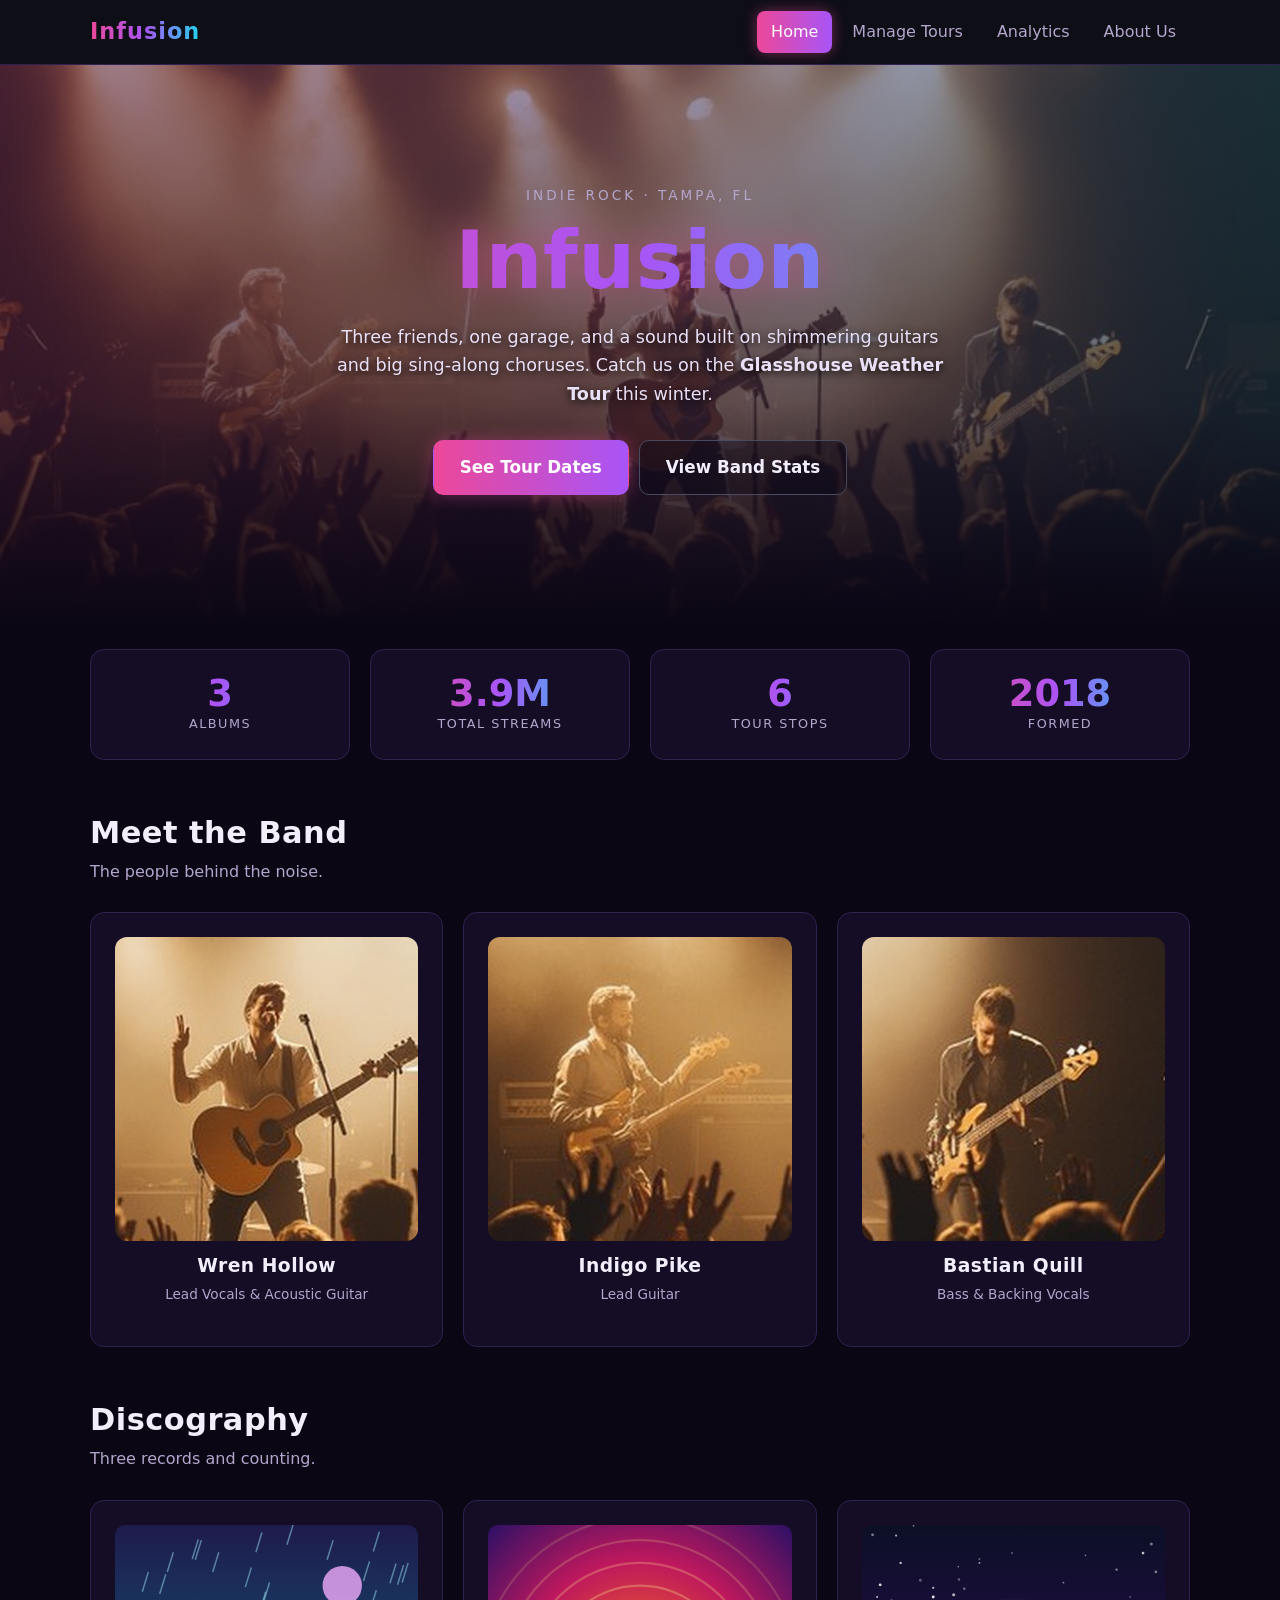
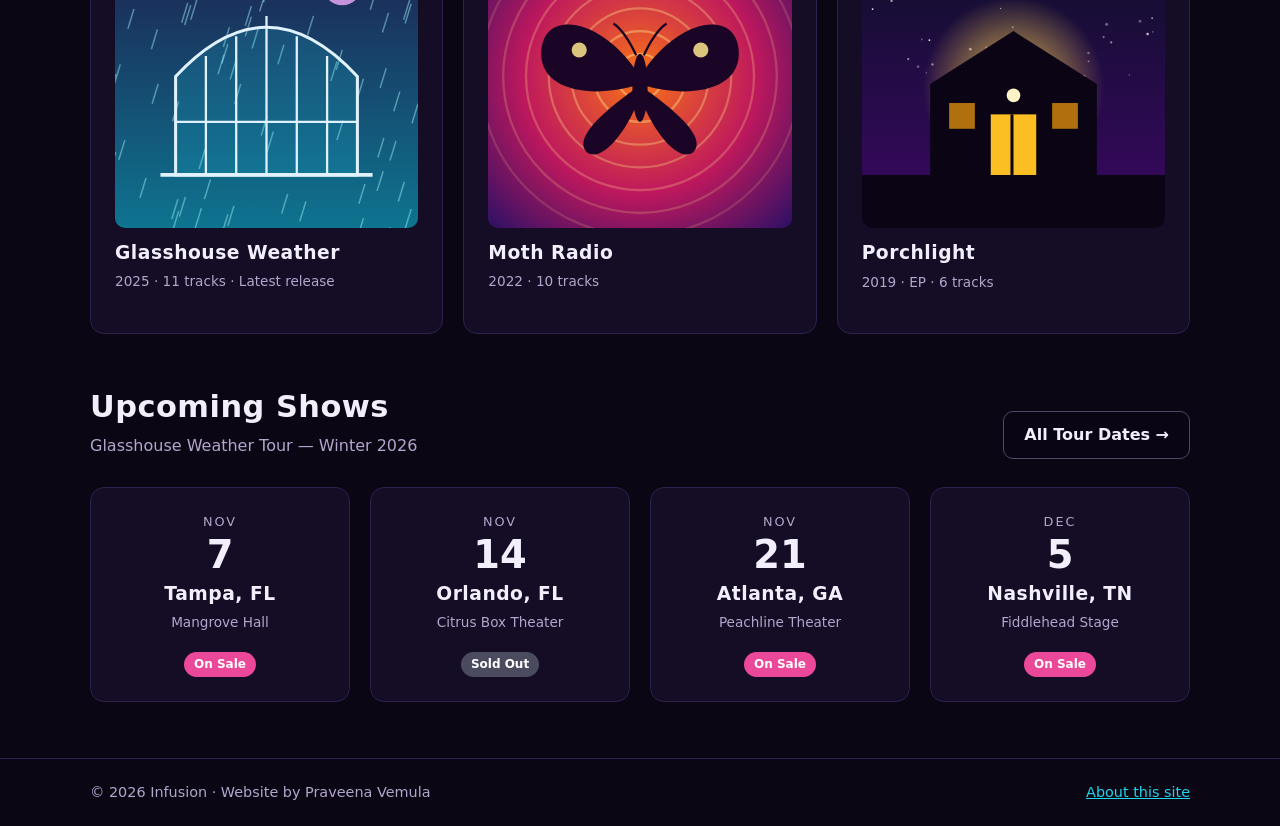
<file: index.html>
<!DOCTYPE html>
<html lang="en">
<head>
  <meta charset="UTF-8">
  <meta name="viewport" content="width=device-width, initial-scale=1">
  <meta name="author" content="Praveena Vemula">
  <meta name="description" content="Infusion, an indie rock band from Tampa, FL: members, albums and upcoming shows.">
  <title>Infusion | Home</title>
  <link rel="stylesheet" href="css/main.css">
</head>
<body>

  <nav class="site-nav">
    <div class="wrap">
      <a class="brand" href="index.html"><b>Infusion</b></a>
      <button class="menu-btn" aria-label="Open menu" aria-expanded="false">&#9776;</button>
      <ul class="menu">
        <li><a href="index.html">Home</a></li>
        <li><a href="managetours.html">Manage Tours</a></li>
        <li><a href="analytics.html">Analytics</a></li>
        <li><a href="aboutus.html">About Us</a></li>
      </ul>
    </div>
  </nav>

  <main>
    <header class="hero">
      <div class="wrap">
        <p class="eyebrow">Indie Rock &middot; Tampa, FL</p>
        <h1 class="neon-text">Infusion</h1>
        <p class="lead">Three friends, one garage, and a sound built on shimmering guitars and big sing-along choruses. Catch us on the <strong>Glasshouse Weather Tour</strong> this winter.</p>
        <div class="btn-row">
          <a href="managetours.html" class="btn btn-main btn-lg">See Tour Dates</a>
          <a href="analytics.html" class="btn btn-ghost btn-lg">View Band Stats</a>
        </div>
      </div>
    </header>

    <section class="section" style="padding-top:24px;">
      <div class="wrap grid cols-4">
        <div class="card stat"><div class="num">3</div><div class="label">Albums</div></div>
        <div class="card stat"><div class="num">3.9M</div><div class="label">Total Streams</div></div>
        <div class="card stat"><div class="num">6</div><div class="label">Tour Stops</div></div>
        <div class="card stat"><div class="num">2018</div><div class="label">Formed</div></div>
      </div>
    </section>

    <section class="section tight">
      <div class="wrap">
        <h2 class="section-title">Meet the Band</h2>
        <p class="section-sub">The people behind the noise.</p>
        <div class="grid cols-3 people">
          <div class="card hover center"><img class="portrait" src="img/member-vocals.jpg" alt="Wren Hollow singing with an acoustic guitar"><h3>Wren Hollow</h3><p class="muted small">Lead Vocals &amp; Acoustic Guitar</p></div>
          <div class="card hover center"><img class="portrait" src="img/member-guitar.jpg" alt="Indigo Pike playing electric guitar"><h3>Indigo Pike</h3><p class="muted small">Lead Guitar</p></div>
          <div class="card hover center"><img class="portrait" src="img/member-bass.jpg" alt="Bastian Quill playing bass guitar"><h3>Bastian Quill</h3><p class="muted small">Bass &amp; Backing Vocals</p></div>
        </div>
      </div>
    </section>

    <section class="section tight">
      <div class="wrap">
        <h2 class="section-title">Discography</h2>
        <p class="section-sub">Three records and counting.</p>
        <div class="grid cols-3">
          <div class="card hover"><img class="cover-img" src="img/album-glasshouse.svg" alt="Glasshouse Weather album cover"><h3>Glasshouse Weather</h3><p class="muted small">2025 &middot; 11 tracks &middot; Latest release</p></div>
          <div class="card hover"><img class="cover-img" src="img/album-moth.svg" alt="Moth Radio album cover"><h3>Moth Radio</h3><p class="muted small">2022 &middot; 10 tracks</p></div>
          <div class="card hover"><img class="cover-img" src="img/album-porchlight.svg" alt="Porchlight EP cover"><h3>Porchlight</h3><p class="muted small">2019 &middot; EP &middot; 6 tracks</p></div>
        </div>
      </div>
    </section>

    <section class="section tight">
      <div class="wrap">
        <div class="row-between">
          <div>
            <h2 class="section-title">Upcoming Shows</h2>
            <p class="section-sub">Glasshouse Weather Tour &mdash; Winter 2026</p>
          </div>
          <a href="managetours.html" class="btn btn-ghost" style="margin-bottom:1.75rem;">All Tour Dates &rarr;</a>
        </div>
        <div class="grid cols-4" id="upcoming-shows"></div>
      </div>
    </section>
  </main>

  <footer class="site-footer">
    <div class="wrap">
      <span>&copy; <span id="year"></span> Infusion &middot; Website by Praveena Vemula</span>
      <a href="aboutus.html">About this site</a>
    </div>
  </footer>

  <script src="js/data.js" defer></script>
  <script src="js/main.js" defer></script>
</body>
</html>
</file>
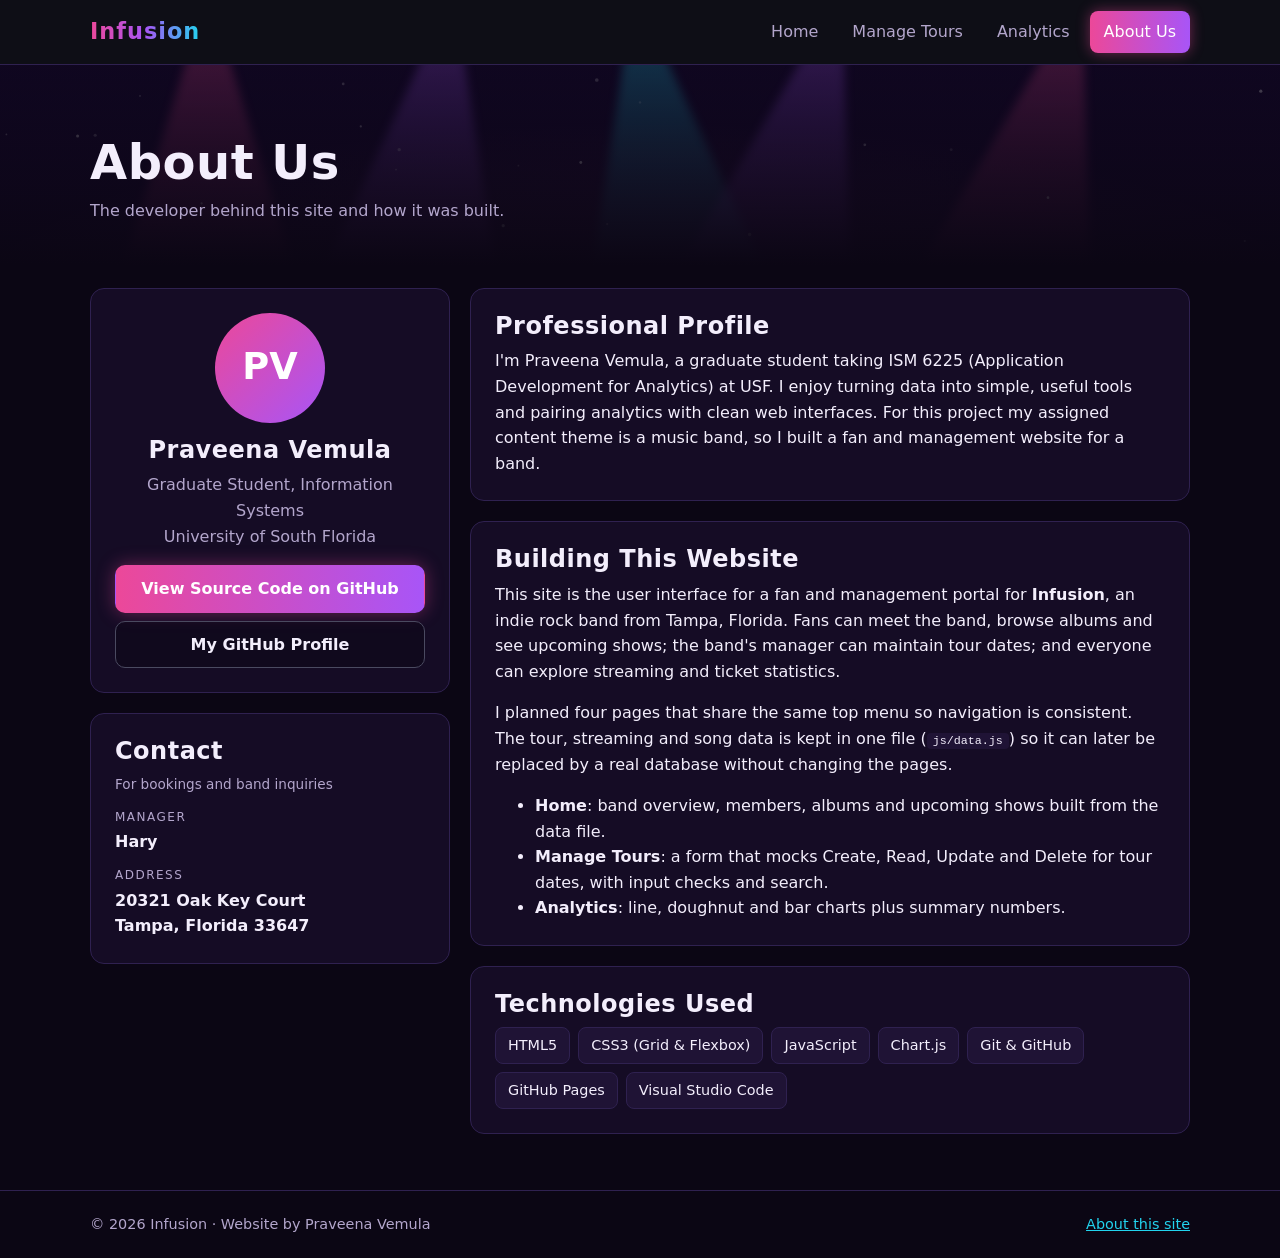
<file: aboutus.html>
<!DOCTYPE html>
<html lang="en">
<head>
  <meta charset="UTF-8">
  <meta name="viewport" content="width=device-width, initial-scale=1">
  <meta name="author" content="Praveena Vemula">
  <meta name="description" content="About Praveena Vemula, developer of Infusion website.">
  <title>Infusion | About Us</title>
  <link rel="stylesheet" href="css/main.css">
</head>
<body>

  <nav class="site-nav">
    <div class="wrap">
      <a class="brand" href="index.html"><b>Infusion</b></a>
      <button class="menu-btn" aria-label="Open menu" aria-expanded="false">&#9776;</button>
      <ul class="menu">
        <li><a href="index.html">Home</a></li>
        <li><a href="managetours.html">Manage Tours</a></li>
        <li><a href="analytics.html">Analytics</a></li>
        <li><a href="aboutus.html">About Us</a></li>
      </ul>
    </div>
  </nav>

  <main>
    <header class="page-head">
      <div class="wrap">
        <h1>About Us</h1>
        <p class="muted">The developer behind this site and how it was built.</p>
      </div>
    </header>

    <section class="section" style="padding-top:12px;">
      <div class="wrap grid split">

        <div>
          <div class="card center">
            <div class="avatar big">PV</div>
            <h2>Praveena Vemula</h2>
            <p class="muted">Graduate Student, Information Systems<br>University of South Florida</p>
            <a href="https://github.com/Praveenausf/infusion-music-band-U78766022" class="btn btn-main btn-block" target="_blank" rel="noopener">View Source Code on GitHub</a>
            <a href="https://github.com/Praveenausf" class="btn btn-ghost btn-block" style="margin-top:8px;" target="_blank" rel="noopener">My GitHub Profile</a>
          </div>

          <div class="card contact-card">
            <h2>Contact</h2>
            <p class="muted small" style="margin-bottom:12px;">For bookings and band inquiries</p>
            <dl class="contact-list">
              <dt>Manager</dt>
              <dd>Hary</dd>
              <dt>Address</dt>
              <dd><address>20321 Oak Key Court<br>Tampa, Florida 33647</address></dd>
            </dl>
          </div>
        </div>

        <div>
          <div class="card">
            <h2>Professional Profile</h2>
            <p style="margin:0;">I'm Praveena Vemula, a graduate student taking ISM 6225 (Application Development for Analytics) at USF. I enjoy turning data into simple, useful tools and pairing analytics with clean web interfaces. For this project my assigned content theme is a music band, so I built a fan and management website for a band.</p>
          </div>

          <div class="card">
            <h2>Building This Website</h2>
            <p>This site is the user interface for a fan and management portal for <strong>Infusion</strong>, an indie rock band from Tampa, Florida. Fans can meet the band, browse albums and see upcoming shows; the band's manager can maintain tour dates; and everyone can explore streaming and ticket statistics.</p>
            <p>I planned four pages that share the same top menu so navigation is consistent. The tour, streaming and song data is kept in one file (<code>js/data.js</code>) so it can later be replaced by a real database without changing the pages.</p>
            <ul style="margin:0;">
              <li><strong>Home</strong>: band overview, members, albums and upcoming shows built from the data file.</li>
              <li><strong>Manage Tours</strong>: a form that mocks Create, Read, Update and Delete for tour dates, with input checks and search.</li>
              <li><strong>Analytics</strong>: line, doughnut and bar charts plus summary numbers.</li>
            </ul>
          </div>

          <div class="card">
            <h2>Technologies Used</h2>
            <ul class="tech-list">
              <li>HTML5</li><li>CSS3 (Grid &amp; Flexbox)</li><li>JavaScript</li><li>Chart.js</li>
              <li>Git &amp; GitHub</li><li>GitHub Pages</li><li>Visual Studio Code</li>
            </ul>
          </div>
        </div>
      </div>
    </section>
  </main>

  <footer class="site-footer">
    <div class="wrap">
      <span>&copy; <span id="year"></span> Infusion &middot; Website by Praveena Vemula</span>
      <a href="aboutus.html">About this site</a>
    </div>
  </footer>

  <script src="js/main.js" defer></script>
</body>
</html>
</file>
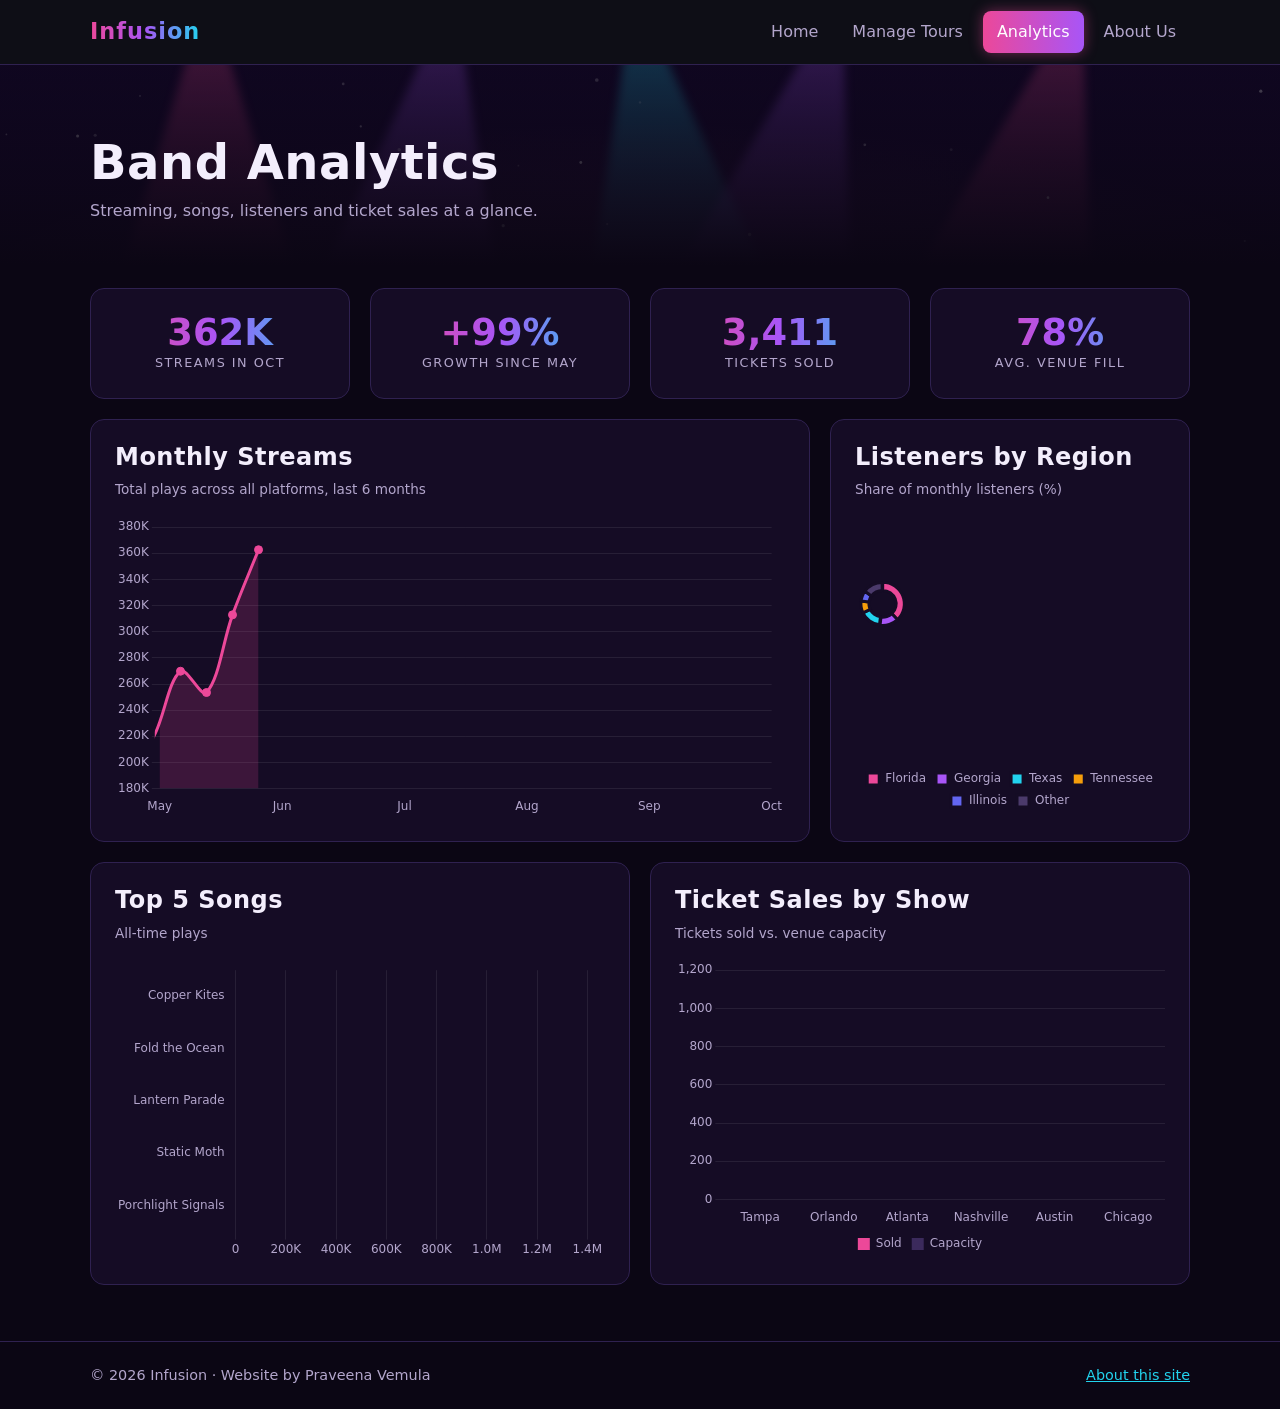
<file: analytics.html>
<!DOCTYPE html>
<html lang="en">
<head>
  <meta charset="UTF-8">
  <meta name="viewport" content="width=device-width, initial-scale=1">
  <meta name="author" content="Praveena Vemula">
  <meta name="description" content="Streaming and ticket sales analytics for Infusion.">
  <title>Infusion | Analytics</title>
  <link rel="stylesheet" href="css/main.css">
</head>
<body>

  <nav class="site-nav">
    <div class="wrap">
      <a class="brand" href="index.html"><b>Infusion</b></a>
      <button class="menu-btn" aria-label="Open menu" aria-expanded="false">&#9776;</button>
      <ul class="menu">
        <li><a href="index.html">Home</a></li>
        <li><a href="managetours.html">Manage Tours</a></li>
        <li><a href="analytics.html">Analytics</a></li>
        <li><a href="aboutus.html">About Us</a></li>
      </ul>
    </div>
  </nav>

  <main>
    <header class="page-head">
      <div class="wrap">
        <h1>Band Analytics</h1>
        <p class="muted">Streaming, songs, listeners and ticket sales at a glance.</p>
      </div>
    </header>

    <section class="section" style="padding-top:12px;">
      <div class="wrap">
        <div class="grid cols-4" style="margin-bottom:20px;">
          <div class="card stat"><div class="num" id="kpi-month">-</div><div class="label">Streams in Oct</div></div>
          <div class="card stat"><div class="num" id="kpi-growth">-</div><div class="label">Growth since May</div></div>
          <div class="card stat"><div class="num" id="kpi-tickets">-</div><div class="label">Tickets Sold</div></div>
          <div class="card stat"><div class="num" id="kpi-fill">-</div><div class="label">Avg. Venue Fill</div></div>
        </div>

        <div class="grid split-wide" style="margin-bottom:20px;">
          <div class="card">
            <h2>Monthly Streams</h2>
            <p class="muted small">Total plays across all platforms, last 6 months</p>
            <div class="chart-box"><canvas id="streamsChart" role="img" aria-label="Line chart of monthly streams"></canvas></div>
          </div>
          <div class="card">
            <h2>Listeners by Region</h2>
            <p class="muted small">Share of monthly listeners (%)</p>
            <div class="chart-box"><canvas id="regionChart" role="img" aria-label="Doughnut chart of listeners by region"></canvas></div>
          </div>
        </div>

        <div class="grid cols-2">
          <div class="card">
            <h2>Top 5 Songs</h2>
            <p class="muted small">All-time plays</p>
            <div class="chart-box"><canvas id="songsChart" role="img" aria-label="Bar chart of top songs"></canvas></div>
          </div>
          <div class="card">
            <h2>Ticket Sales by Show</h2>
            <p class="muted small">Tickets sold vs. venue capacity</p>
            <div class="chart-box"><canvas id="ticketsChart" role="img" aria-label="Bar chart of ticket sales by city"></canvas></div>
          </div>
        </div>
      </div>
    </section>
  </main>

  <footer class="site-footer">
    <div class="wrap">
      <span>&copy; <span id="year"></span> Infusion &middot; Website by Praveena Vemula</span>
      <a href="aboutus.html">About this site</a>
    </div>
  </footer>

  <script src="js/chart.umd.js" defer></script>
  <script src="js/data.js" defer></script>
  <script src="js/main.js" defer></script>
  <script src="js/analytics.js" defer></script>
</body>
</html>
</file>
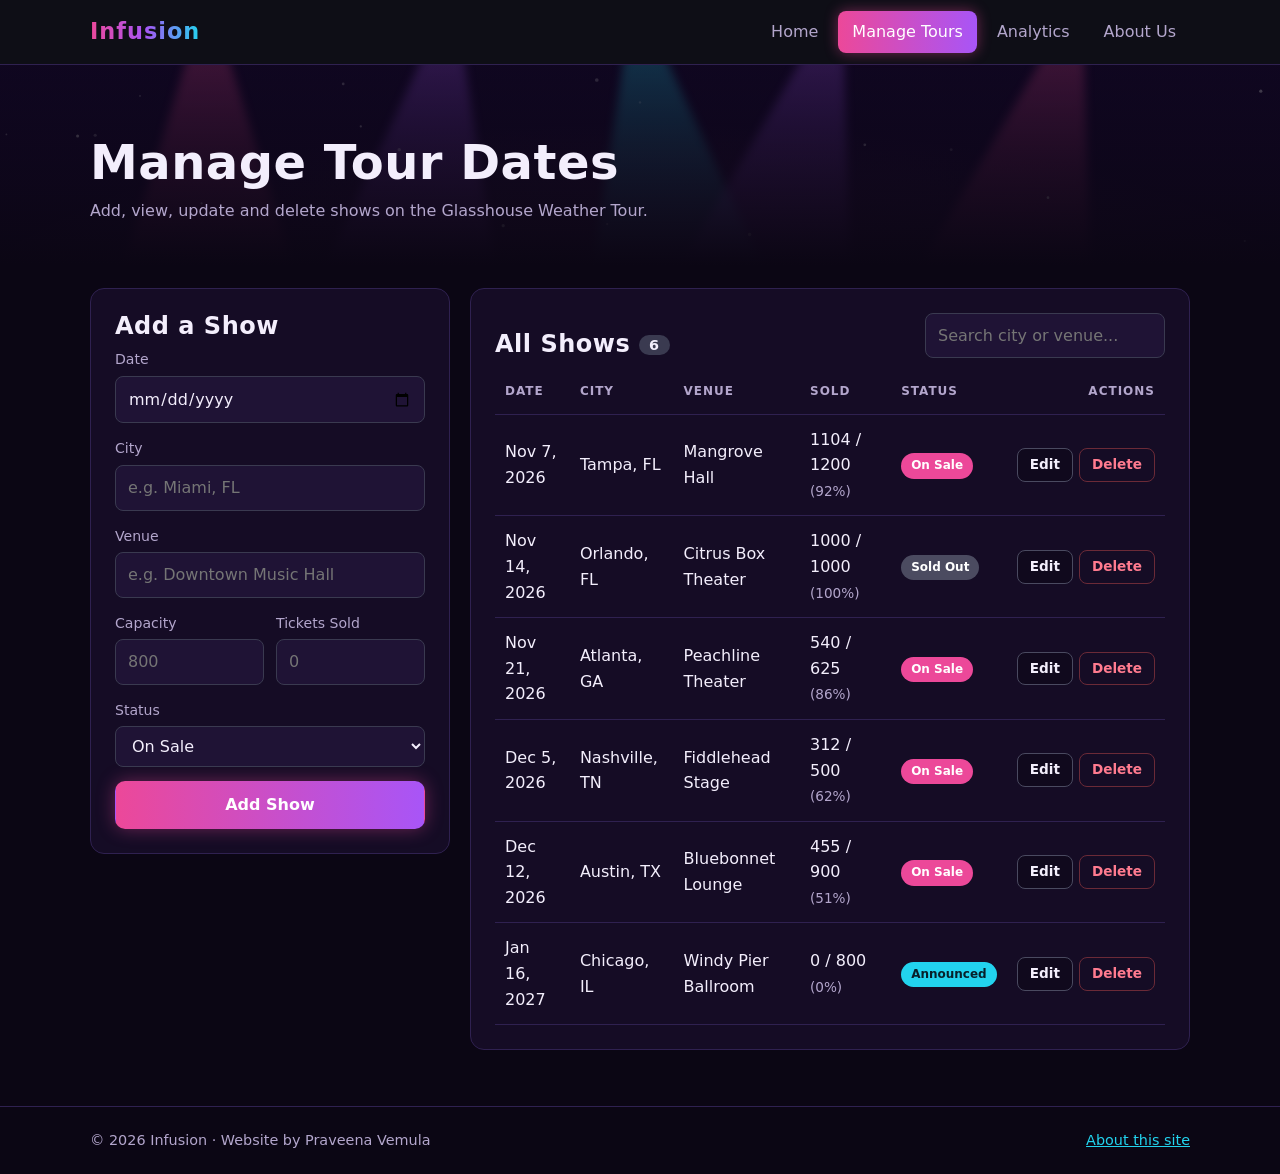
<file: managetours.html>
<!DOCTYPE html>
<html lang="en">
<head>
  <meta charset="UTF-8">
  <meta name="viewport" content="width=device-width, initial-scale=1">
  <meta name="author" content="Praveena Vemula">
  <meta name="description" content="Manage Infusion tour dates: add, view, edit and delete shows.">
  <title>Infusion | Manage Tours</title>
  <link rel="stylesheet" href="css/main.css">
</head>
<body>

  <nav class="site-nav">
    <div class="wrap">
      <a class="brand" href="index.html"><b>Infusion</b></a>
      <button class="menu-btn" aria-label="Open menu" aria-expanded="false">&#9776;</button>
      <ul class="menu">
        <li><a href="index.html">Home</a></li>
        <li><a href="managetours.html">Manage Tours</a></li>
        <li><a href="analytics.html">Analytics</a></li>
        <li><a href="aboutus.html">About Us</a></li>
      </ul>
    </div>
  </nav>

  <main>
    <header class="page-head">
      <div class="wrap">
        <h1>Manage Tour Dates</h1>
        <p class="muted">Add, view, update and delete shows on the Glasshouse Weather Tour.</p>
      </div>
    </header>

    <section class="section" style="padding-top:12px;">
      <div class="wrap grid split">

        <!-- Create / Update form -->
        <div>
          <div class="card">
            <h2 id="form-title">Add a Show</h2>
            <form id="tour-form" novalidate>
              <input type="hidden" id="tour-id">
              <div class="field">
                <label for="date">Date</label>
                <input type="date" id="date" required>
                <div class="error">Please choose a date.</div>
              </div>
              <div class="field">
                <label for="city">City</label>
                <input type="text" id="city" placeholder="e.g. Miami, FL" required>
                <div class="error">Please enter a city.</div>
              </div>
              <div class="field">
                <label for="venue">Venue</label>
                <input type="text" id="venue" placeholder="e.g. Downtown Music Hall" required>
                <div class="error">Please enter a venue.</div>
              </div>
              <div class="two-col">
                <div class="field">
                  <label for="capacity">Capacity</label>
                  <input type="number" id="capacity" min="1" placeholder="800" required>
                  <div class="error">Enter a number above 0.</div>
                </div>
                <div class="field">
                  <label for="sold">Tickets Sold</label>
                  <input type="number" id="sold" min="0" placeholder="0" required>
                  <div class="error">Can't be more than capacity.</div>
                </div>
              </div>
              <div class="field">
                <label for="status">Status</label>
                <select id="status">
                  <option>Announced</option>
                  <option selected>On Sale</option>
                  <option>Sold Out</option>
                  <option>Cancelled</option>
                </select>
              </div>
              <button type="submit" class="btn btn-main btn-block" id="submit-btn">Add Show</button>
              <button type="button" class="btn btn-ghost btn-block hidden" id="cancel-btn" style="margin-top:8px;">Cancel</button>
            </form>
          </div>
        </div>

        <!-- Read / Delete table -->
        <div>
          <div class="card">
            <div class="row-between" style="margin-bottom:12px;">
              <h2 style="margin:0;">All Shows <span class="count-pill" id="count">0</span></h2>
              <input type="search" class="search" id="search" placeholder="Search city or venue..." aria-label="Search shows">
            </div>
            <div class="table-scroll">
              <table>
                <thead>
                  <tr><th>Date</th><th>City</th><th>Venue</th><th>Sold</th><th>Status</th><th style="text-align:right;">Actions</th></tr>
                </thead>
                <tbody id="tour-table"></tbody>
              </table>
            </div>
            <p class="muted center hidden" id="empty-msg" style="margin-top:20px;">No shows match your search.</p>
          </div>
        </div>
      </div>
    </section>
  </main>

  <div class="toast" id="toast" role="status" aria-live="polite"></div>

  <footer class="site-footer">
    <div class="wrap">
      <span>&copy; <span id="year"></span> Infusion &middot; Website by Praveena Vemula</span>
      <a href="aboutus.html">About this site</a>
    </div>
  </footer>

  <script src="js/data.js" defer></script>
  <script src="js/main.js" defer></script>
  <script src="js/manage.js" defer></script>
</body>
</html>
</file>
<file: css/main.css>
/* ==========================================================
   Infusion — stylesheet
   Author: Praveena Vemula
   ========================================================== */
:root {
  --bg: #0b0614;
  --surface: #150c25;
  --surface-2: #1f1335;
  --line: #2f2150;
  --text: #f3eefc;
  --muted: #b3a6cc;
  --accent: #ec4899;
  --accent-dark: #db2777;
  --gold: #22d3ee;
  --purple: #a855f7;
  --neon: linear-gradient(90deg, #ec4899, #a855f7, #22d3ee);
  --radius: 14px;
  --max: 1140px;
}

* { box-sizing: border-box; }

html, body { margin: 0; min-height: 100%; }

body {
  background: var(--bg);
  color: var(--text);
  font-family: "Segoe UI", system-ui, -apple-system, Roboto, Arial, sans-serif;
  line-height: 1.6;
  display: flex;
  flex-direction: column;
  min-height: 100vh;
}

main { flex: 1; }

h1, h2, h3 { line-height: 1.15; margin: 0 0 .5rem; letter-spacing: .5px; }
p { margin: 0 0 1rem; }

a { color: var(--gold); }
a:hover { color: #a5f3fc; }

code { background: var(--surface-2); padding: 1px 6px; border-radius: 4px; font-size: .9em; }

.wrap { width: 100%; max-width: var(--max); margin: 0 auto; padding: 0 20px; }
.muted { color: var(--muted); }
.small { font-size: .85rem; }
.center { text-align: center; }

/* ---------- Top menu ---------- */
.site-nav {
  position: sticky; top: 0; z-index: 50;
  background: rgba(15, 15, 23, .94);
  border-bottom: 1px solid var(--line);
}
.site-nav .wrap { display: flex; align-items: center; justify-content: space-between; min-height: 64px; }
.brand { font-size: 1.4rem; font-weight: 700; color: var(--text); text-decoration: none; letter-spacing: 1px; }
.brand b { background: var(--neon); -webkit-background-clip: text; background-clip: text; color: transparent; }

.menu { list-style: none; display: flex; gap: 6px; margin: 0; padding: 0; }
.menu a {
  display: block; padding: 8px 14px; border-radius: 8px;
  color: var(--muted); text-decoration: none; font-weight: 500;
}
.menu a:hover { color: var(--text); background: var(--surface); }
.menu a.current { color: #fff; background: linear-gradient(90deg, var(--accent), var(--purple)); box-shadow: 0 0 14px rgba(236, 72, 153, .45); }

.menu-btn {
  display: none; background: none; border: 1px solid var(--line); color: var(--text);
  border-radius: 8px; padding: 6px 12px; font-size: 1.1rem; cursor: pointer;
}

@media (max-width: 760px) {
  .menu-btn { display: block; }
  .menu {
    display: none; position: absolute; top: 64px; left: 0; right: 0;
    flex-direction: column; background: var(--bg); padding: 10px 20px 16px;
    border-bottom: 1px solid var(--line);
  }
  .menu.open { display: flex; }
}

/* ---------- Hero / page headings ---------- */
.hero {
  text-align: center; padding: 110px 0 120px; min-height: 560px;
  display: flex; align-items: center;
  background:
    linear-gradient(180deg, rgba(11, 6, 20, .35) 0%, rgba(11, 6, 20, .55) 60%, var(--bg) 100%),
    linear-gradient(90deg, rgba(236, 72, 153, .28), rgba(168, 85, 247, .18), rgba(34, 211, 238, .22)),
    url("../img/hero-band.jpg") center 30% / cover no-repeat;
}
.hero .wrap { width: 100%; }
.neon-text {
  background: var(--neon); -webkit-background-clip: text; background-clip: text; color: transparent;
  filter: drop-shadow(0 0 18px rgba(236, 72, 153, .45));
}
.eyebrow { text-transform: uppercase; letter-spacing: 3px; color: var(--muted); font-size: .85rem; margin-bottom: .5rem; }
.hero h1 { font-size: clamp(2.6rem, 8vw, 5rem); font-weight: 800; }
.hero .lead { color: #e9e0f7; text-shadow: 0 2px 10px #000; max-width: 620px; margin: 1rem auto 2rem; font-size: 1.1rem; }

.page-head {
  padding: 70px 0 36px;
  background:
    linear-gradient(180deg, rgba(11, 6, 20, .55), var(--bg) 95%),
    url("../img/hero-stage.svg") center 20% / cover no-repeat;
}
.page-head h1 { font-size: clamp(2rem, 5vw, 3rem); font-weight: 800; }

/* ---------- Sections ---------- */
.section { padding: 56px 0; }
.section.tight { padding-top: 0; }
.section-title { font-size: 1.9rem; }
.section-sub { color: var(--muted); margin-bottom: 1.75rem; }
.row-between { display: flex; justify-content: space-between; align-items: flex-end; flex-wrap: wrap; gap: 12px; }

/* ---------- Grids ---------- */
.grid { display: grid; gap: 20px; }
.grid > * { min-width: 0; }
.cols-4 { grid-template-columns: repeat(4, 1fr); }
.cols-3 { grid-template-columns: repeat(3, 1fr); }
.cols-2 { grid-template-columns: repeat(2, 1fr); }
.split { grid-template-columns: 1fr 2fr; }
.split-wide { grid-template-columns: 2fr 1fr; }

@media (max-width: 960px) {
  .cols-4 { grid-template-columns: repeat(2, 1fr); }
  .cols-3, .split, .split-wide { grid-template-columns: 1fr; }
}
@media (max-width: 640px) {
  .cols-2 { grid-template-columns: 1fr; }
}
@media (max-width: 460px) {
  .cols-4.people { grid-template-columns: 1fr; }
}

/* ---------- Cards ---------- */
.card {
  background: var(--surface);
  border: 1px solid var(--line);
  border-radius: var(--radius);
  padding: 24px;
  transition: transform .2s ease, border-color .2s ease;
}
.card.hover:hover { transform: translateY(-4px); border-color: var(--accent); box-shadow: 0 0 24px rgba(168, 85, 247, .35); }
.card + .card { margin-top: 20px; }
.grid > .card + .card { margin-top: 0; }

.portrait { width: 100%; aspect-ratio: 1 / 1; border-radius: 12px; display: block; margin-bottom: 14px; object-fit: cover; }
.cover-img { width: 100%; aspect-ratio: 1 / 1; border-radius: 10px; display: block; margin-bottom: 14px; }
.avatar {
  width: 80px; height: 80px; border-radius: 50%;
  display: grid; place-items: center; margin: 0 auto 14px;
  font-size: 1.6rem; font-weight: 700; color: #fff;
  background: linear-gradient(135deg, var(--accent), var(--purple));
}
.avatar.big { width: 110px; height: 110px; font-size: 2.3rem; }

.cover {
  aspect-ratio: 1 / 1; border-radius: 10px; margin-bottom: 14px;
  display: grid; place-items: center; padding: 1rem; text-align: center;
  font-size: 1.5rem; font-weight: 700; color: #fff;
}
.cover-1 { background: linear-gradient(135deg, #3a1c71, #d76d77, #ffaf7b); }
.cover-2 { background: linear-gradient(135deg, #0f2027, #2c5364); }
.cover-3 { background: linear-gradient(135deg, #e94f6b, #1a1a26); }

.date-box .month { color: var(--muted); font-size: .8rem; letter-spacing: 2px; }
.date-box .day { font-size: 2.4rem; font-weight: 800; line-height: 1; margin: 4px 0 8px; }

/* ---------- Stats ---------- */
.stat { text-align: center; }
.stat .num { font-size: 2.3rem; font-weight: 800; line-height: 1.1; background: var(--neon); -webkit-background-clip: text; background-clip: text; color: transparent; }
.stat .label { color: var(--muted); font-size: .8rem; text-transform: uppercase; letter-spacing: 1.5px; }

/* ---------- Buttons ---------- */
.btn {
  display: inline-block; cursor: pointer; text-decoration: none; font: inherit; font-weight: 600;
  padding: 10px 20px; border-radius: 10px; border: 1px solid transparent;
  transition: background .15s ease, border-color .15s ease;
}
.btn-main { background: linear-gradient(90deg, var(--accent), var(--purple)); color: #fff; box-shadow: 0 0 18px rgba(236, 72, 153, .4); }
.btn-main:hover { color: #fff; box-shadow: 0 0 28px rgba(236, 72, 153, .7); }
.btn-ghost { background: rgba(11, 6, 20, .45); color: var(--text); border-color: #4a4a60; }
.btn-ghost:hover { border-color: var(--text); color: var(--text); }
.btn-danger { background: transparent; color: #ff7b8f; border-color: #6b2a37; }
.btn-danger:hover { background: #3a1820; }
.btn-sm { padding: 5px 12px; font-size: .85rem; border-radius: 8px; }
.btn-lg { padding: 13px 26px; font-size: 1.05rem; }
.btn-block { display: block; width: 100%; text-align: center; }
.btn-row { display: flex; gap: 10px; flex-wrap: wrap; justify-content: center; }

/* ---------- Badges / tags ---------- */
.tag { display: inline-block; padding: 3px 10px; border-radius: 999px; font-size: .75rem; font-weight: 700; }
.tag-sale { background: var(--accent); color: #fff; }
.tag-sold { background: #4b4b60; color: #fff; }
.tag-announced { background: var(--gold); color: #08202a; }
.tag-cancelled { background: transparent; color: var(--muted); border: 1px solid #4b4b60; }
.count-pill { background: #3a3a50; padding: 2px 10px; border-radius: 999px; font-size: .9rem; vertical-align: middle; }

.tech-list { display: flex; flex-wrap: wrap; gap: 8px; list-style: none; padding: 0; margin: 0; }
.tech-list li { background: var(--surface-2); border: 1px solid var(--line); padding: 6px 12px; border-radius: 8px; font-size: .9rem; }

/* ---------- Forms ---------- */
.field { margin-bottom: 14px; }
.field label { display: block; color: var(--muted); font-size: .88rem; margin-bottom: 5px; }
.field input, .field select, .search {
  width: 100%; font: inherit; color: var(--text);
  background: var(--surface-2); border: 1px solid #3a3a50; border-radius: 8px; padding: 9px 12px;
}
.field input:focus, .field select:focus, .search:focus { outline: none; border-color: var(--accent); box-shadow: 0 0 0 3px rgba(233, 79, 107, .25); }
.field .error { display: none; color: #ff7b8f; font-size: .8rem; margin-top: 4px; }
.field.invalid input { border-color: #ff7b8f; }
.field.invalid .error { display: block; }
.two-col { display: grid; grid-template-columns: 1fr 1fr; gap: 12px; }
.search { max-width: 240px; }
.hidden { display: none !important; }

/* ---------- Table ---------- */
.table-scroll { overflow-x: auto; }
table { width: 100%; border-collapse: collapse; }
th, td { padding: 12px 10px; border-bottom: 1px solid var(--line); text-align: left; vertical-align: middle; }
th { color: var(--muted); font-size: .75rem; text-transform: uppercase; letter-spacing: 1px; }
tbody tr:hover { background: var(--surface-2); }
td.actions { text-align: right; white-space: nowrap; }
td.actions .btn + .btn { margin-left: 6px; }

/* ---------- Charts ---------- */
.chart-box { position: relative; height: 300px; }

/* ---------- Toast ---------- */
.toast {
  position: fixed; right: 20px; bottom: 20px; z-index: 100;
  background: var(--surface-2); border: 1px solid var(--accent); color: var(--text);
  padding: 12px 18px; border-radius: 10px;
  opacity: 0; transform: translateY(10px); transition: opacity .25s, transform .25s; pointer-events: none;
}
.toast.show { opacity: 1; transform: translateY(0); }

/* ---------- Footer ---------- */
.site-footer { border-top: 1px solid var(--line); color: var(--muted); padding: 22px 0; font-size: .9rem; }
.site-footer .wrap { display: flex; justify-content: space-between; flex-wrap: wrap; gap: 8px; }

/* ---------- Contact ---------- */
.contact-list { margin: 0; }
.contact-list dt { color: var(--muted); font-size: .75rem; text-transform: uppercase; letter-spacing: 1.5px; margin-top: 12px; }
.contact-list dt:first-child { margin-top: 0; }
.contact-list dd { margin: 2px 0 0; font-weight: 600; }
.contact-list address { font-style: normal; }
</file>
